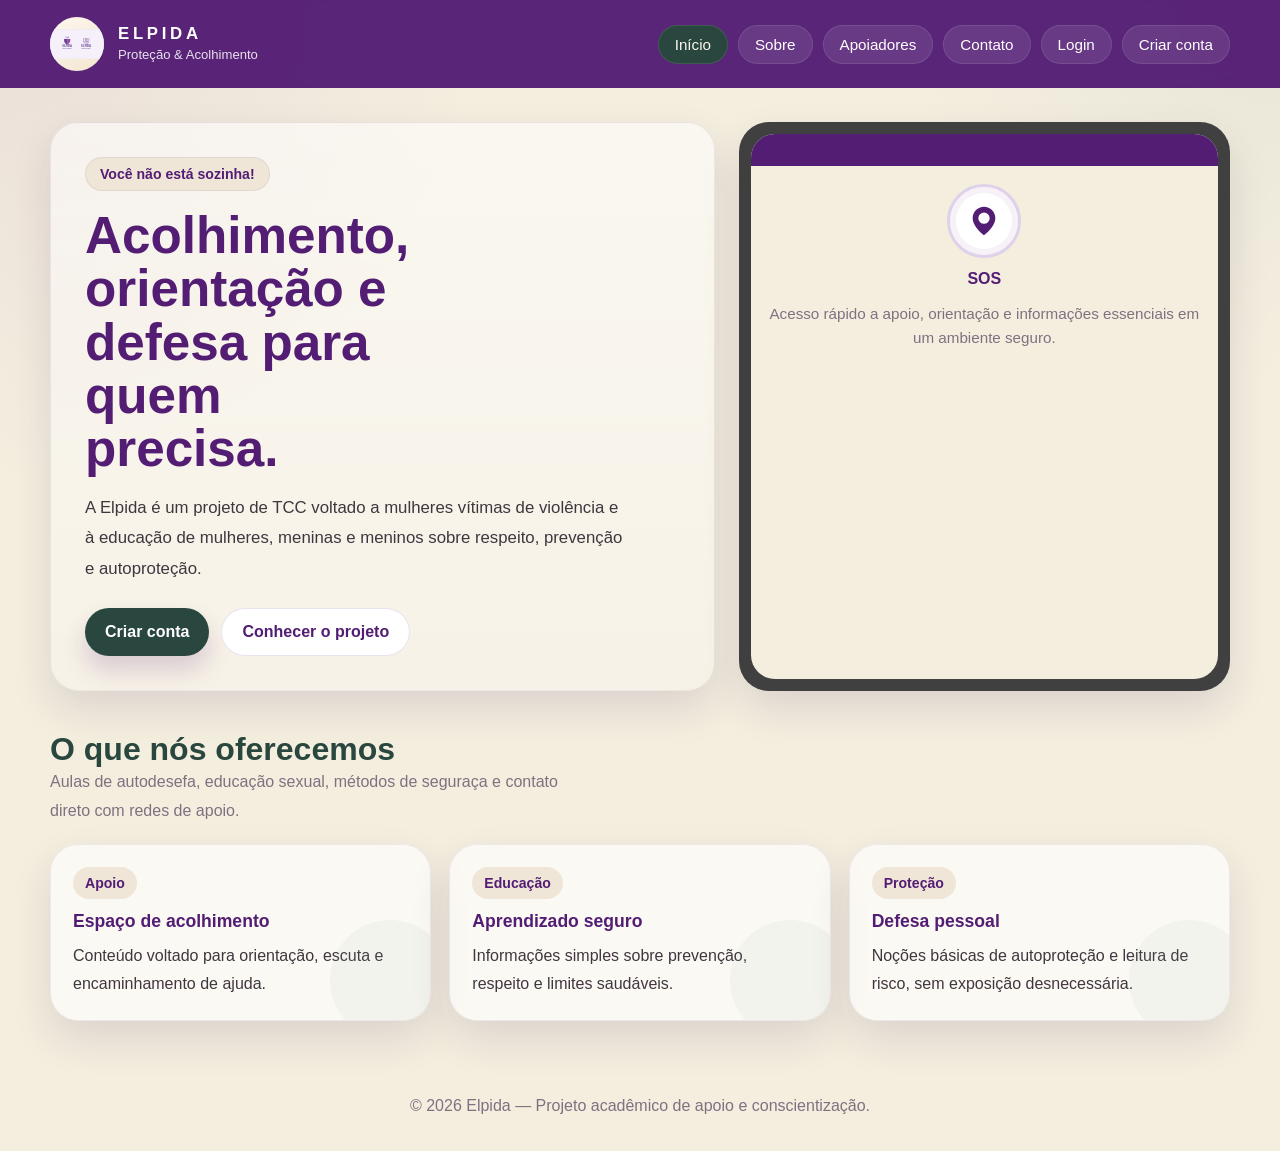
<file: Elpida--main/html/index.html>
<!DOCTYPE html>
<html lang="pt-br">
<head>
  <meta charset="UTF-8">
  <meta name="viewport" content="width=device-width, initial-scale=1.0">
  <title>Elpida | Início</title>
  <link rel="stylesheet" href="../css/style.css">
  <link rel="fonte" href="https://fonts.googleapis.com">
  <link rel="fonte2" href="https://fonts.gstatic.com" crossorigin>
  <link href="https://fonts.googleapis.com/css2?family=Poppins:wght@300;400;500;600;700&display=swap" rel="stylesheet">
</head>
<body>

<header class="header">
  <div class="header-inner">
    <a class="brand" href="../html/index.html">
      <div class="brand-mark" aria-hidden="true">
        <img src="../imagem/logo-vetor.svg" alt="Logo">
      </div>
      <div class="brand-text">
        <strong>ELPIDA</strong>
        <span>Proteção & Acolhimento</span>
      </div>
    </a>

    <nav class="nav">
      <a class="active" href="../html/index.html">Início</a>
      <a href="../html/sobre.html">Sobre</a>
      <a href="crud.html">Apoiadores</a>
      <a href="../html/contato.html">Contato</a>
      <a href="../html/login.html">Login</a>
      <a href="../html/cadastro.html">Criar conta</a>
    </nav>
  </div>
</header>

<main class="container">
  <section class="hero">
    <div class="hero-grid">
      <div class="hero-copy">
        <div class="kicker">Você não está sozinha!</div>
        <h1>Acolhimento, orientação e defesa para quem precisa.</h1>
        <p>
          A Elpida é um projeto de TCC voltado a mulheres vítimas de violência
          e à educação de mulheres, meninas e meninos sobre respeito,
          prevenção e autoproteção.
        </p>
        <div class="hero-actions">
          <a class="btn btn-primary" href="cadastro.html">Criar conta</a>
          <a class="btn btn-secondary" href="sobre.html">Conhecer o projeto</a>
        </div>
      </div>

      <div class="phone-frame" aria-hidden="true">
        <div class="phone-screen">
          <div class="phone-top"></div>
          <div class="phone-body">
            <div class="mock-icon">
              <svg viewBox="0 0 24 24">
                <path d="M12 2c4.4 0 8 3.6 8 8 0 6.1-8 12-8 12S4 16.1 4 10c0-4.4 3.6-8 8-8zm0 4a4 4 0 100 8 4 4 0 000-8z"/>
              </svg>
            </div>
            <div class="mock-title">SOS</div>
            <div class="mock-text">
              Acesso rápido a apoio, orientação e informações essenciais em um ambiente seguro.
            </div>
          </div>
        </div>
      </div>
    </div>
  </section>

  <section class="section">
    <div class="section-head">
      <div>
        <h2>O que nós oferecemos</h2>
        <p class="lead">
          Aulas de autodesefa, educação sexual, métodos de seguraça e contato direto com redes de apoio.
        </p>
      </div>
    </div>

    <div class="grid">
      <article class="card">
        <div class="pill">Apoio</div>
        <h3>Espaço de acolhimento</h3>
        <p>Conteúdo voltado para orientação, escuta e encaminhamento de ajuda.</p>
      </article>

      <article class="card">
        <div class="pill">Educação</div>
        <h3>Aprendizado seguro</h3>
        <p>Informações simples sobre prevenção, respeito e limites saudáveis.</p>
      </article>

      <article class="card">
        <div class="pill">Proteção</div>
        <h3>Defesa pessoal</h3>
        <p>Noções básicas de autoproteção e leitura de risco, sem exposição desnecessária.</p>
      </article>
    </div>
  </section>
</main>

<footer class="footer">
  © 2026 Elpida — Projeto acadêmico de apoio e conscientização.
</footer>

<script src="../js/auth.js"></script>

</body>
</html>
</file>
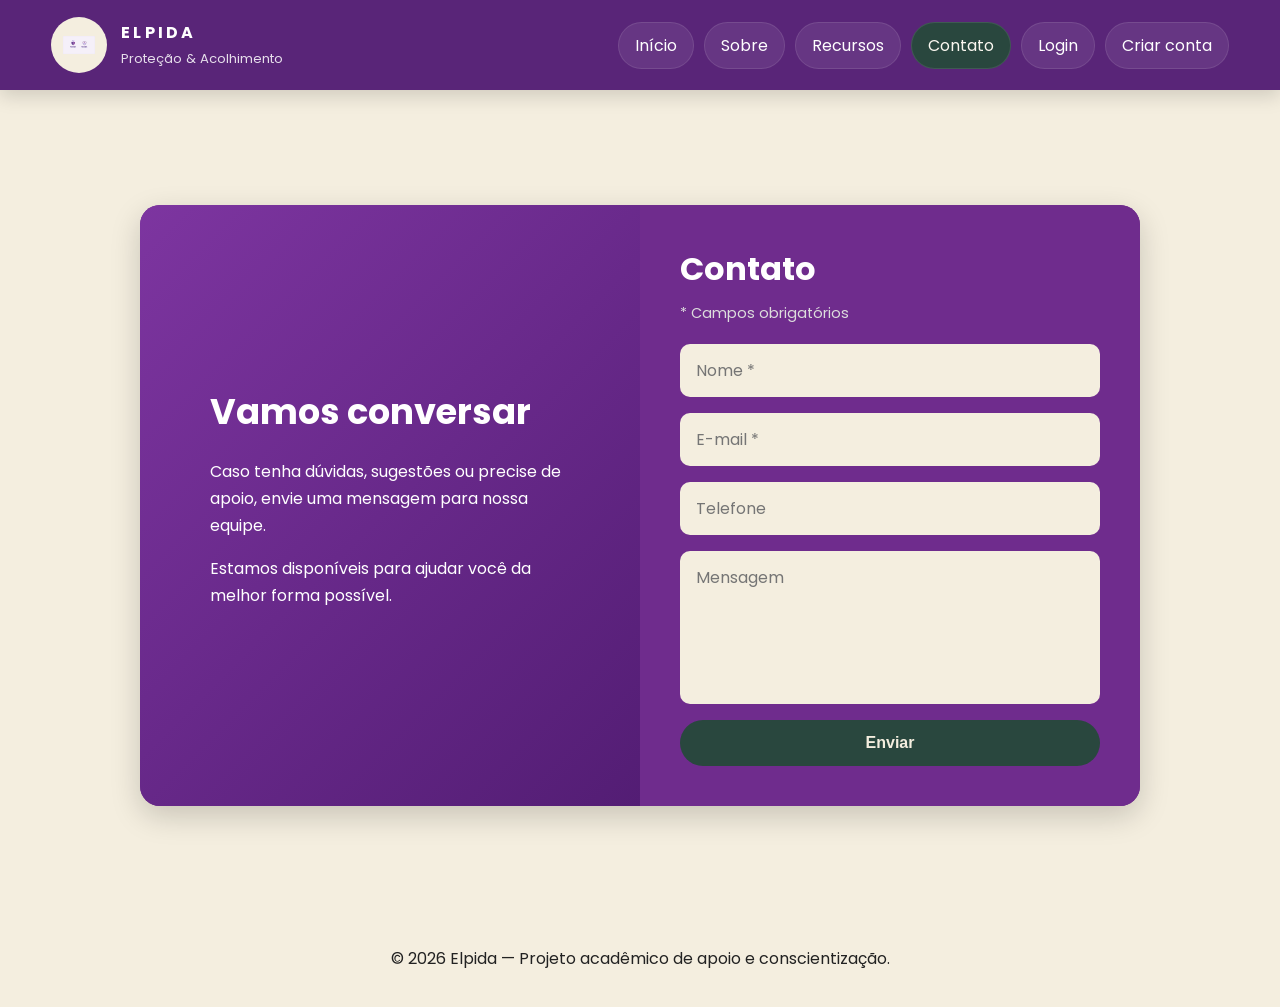
<file: Elpida--main/html/contato.html>
<!DOCTYPE html>
<html lang="pt-BR">

<head>
    <meta charset="UTF-8">
    <meta name="viewport" content="width=device-width, initial-scale=1.0">

    <title>Elpida | Contato</title>
    <link rel="stylesheet" href="../css/contato.css">
    <link rel="fonte" href="https://fonts.googleapis.com">
    <link rel="fonte2" href="https://fonts.gstatic.com" crossorigin>
    <link rel="stylesheet" href="https://fonts.googleapis.com/css2?family=Poppins:wght@300;400;500;600;700&display=swap">
</head>

<body>

<header class="header">
  <div class="header-inner">
    <a class="brand" href="../html/index.html">
      <div class="brand-mark" aria-hidden="true">
        <img src="../imagem/logo-vetor.svg" alt="Logo">
      </div>
      <div class="brand-text">
        <strong>ELPIDA</strong>
        <span>Proteção & Acolhimento</span>
      </div>
    </a>

    <nav class="nav">
      <a href="../html/index.html">Início</a>
      <a href="../html/sobre.html">Sobre</a>
      <a href="crud.html">Recursos</a>
      <a class="active"href="../html/contato.html">Contato</a>
      <a href="../html/login.html">Login</a>
      <a href="../html/cadastro.html">Criar conta</a>
    </nav>
  </div>
</header>


<main class="main-content">
    <section class="contact-container">
        <div class="contact-info">
            <div class="info-content">
                <h1>Vamos conversar</h1>
                <p>
                    Caso tenha dúvidas, sugestões ou precise de apoio,
                    envie uma mensagem para nossa equipe.
                </p>
                <p>
                    Estamos disponíveis para ajudar você da melhor forma possível.
                </p>
            </div>
        </div>

        <div class="contact-form-area">
            <form class="contact-form">
                <h2>Contato</h2>
                <p class="required-text">
                    * Campos obrigatórios
                </p>
                <input type="text" placeholder="Nome *" required>
                <input type="email" placeholder="E-mail *" required>
                <input type="tel" placeholder="Telefone">
                <textarea rows="5" placeholder="Mensagem"></textarea>
                <button type="submit">Enviar</button>
            </form>
        </div>
    </section>
</main>

<footer class="footer">
  © 2026 Elpida — Projeto acadêmico de apoio e conscientização.
</footer>

</body>
</html>
</file>
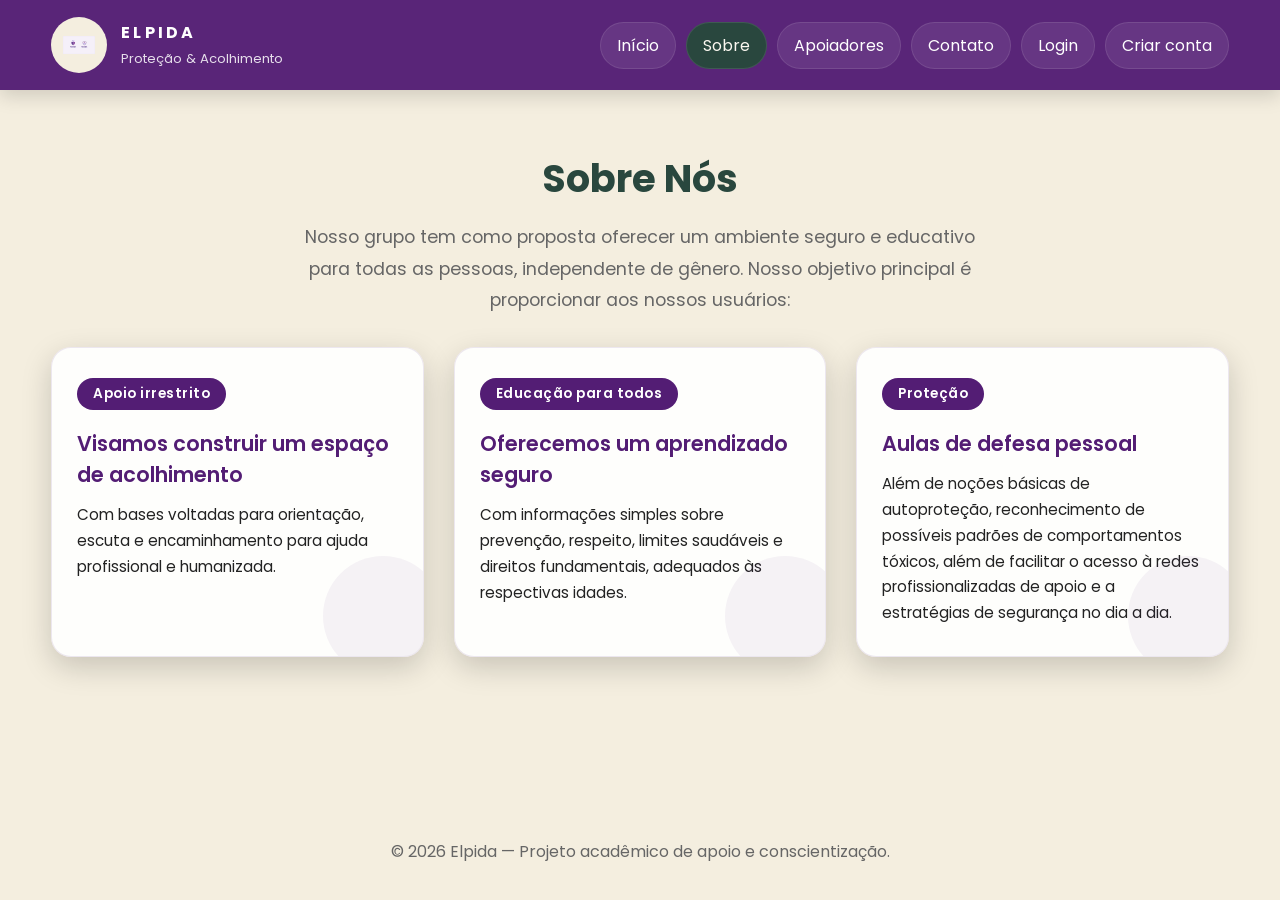
<file: Elpida--main/html/sobre.html>
<!DOCTYPE html>
<html lang="pt-br">

<head>
    <meta charset="UTF-8">
    <meta name="viewport" content="width=device-width, initial-scale=1.0">
    <title>Elpida | Sobre</title>
    <link rel="stylesheet" href="../css/sobre.css">
    <link href="https://fonts.googleapis.com/css2?family=Poppins:wght@300;400;500;600;700&display=swap" rel="stylesheet">
</head>

<body>

    <header class="header">
        <div class="header-inner">
            <a class="brand" href="../html/index.html">
                <div class="brand-mark" aria-hidden="true">
                    <img src="../imagem/logo-vetor.svg" alt="Logo">
                </div>
                <div class="brand-text">
                    <strong>ELPIDA</strong>
                    <span>Proteção & Acolhimento</span>
                </div>
            </a>

            <nav class="nav">
                <a href="../html/index.html">Início</a>
                <a class="active" href="../html/sobre.html">Sobre</a>
                <a href="crud.html">Apoiadores</a>
                <a href="../html/contato.html">Contato</a>
                <a href="../html/login.html">Login</a>
                <a href="../html/cadastro.html">Criar conta</a>
            </nav>
        </div>
    </header>

    <main>
        <section class="section">
            <div class="section-head">
                <div>
                    <h2>Sobre Nós</h2>
                    <p class="lead">
                        Nosso grupo tem como proposta oferecer um ambiente seguro e educativo para todas as pessoas, independente de gênero. 
                      Nosso objetivo principal é proporcionar aos nossos usuários:                    </p>
                </div>
            </div>

            <div class="grid">
                <article class="card">
                    <div class="pill">Apoio irrestrito</div>
                    <h3>Visamos construir um espaço de acolhimento</h3>
                    <p>Com bases voltadas para orientação, escuta e encaminhamento para ajuda profissional e humanizada.</p>
                </article>

                <article class="card">
                    <div class="pill">Educação para todos</div>
                    <h3>Oferecemos um aprendizado seguro</h3>
                    <p>Com informações simples sobre prevenção, respeito, limites saudáveis e direitos fundamentais, 
                      adequados às respectivas idades.</p>
                </article>

                <article class="card">
                    <div class="pill">Proteção</div>
                    <h3>Aulas de defesa pessoal</h3>
                    <p>Além de noções básicas de autoproteção, reconhecimento de possíveis padrões de comportamentos tóxicos, 
                      além de facilitar o acesso à redes profissionalizadas de apoio e a estratégias de segurança no dia a dia.</p>
                </article>
            </div>
        </section>
    </main>

    <footer class="footer">
        <p>© 2026 Elpida — Projeto acadêmico de apoio e conscientização.</p>
    </footer>

    <script src="../js/auth.js"></script>
</body>

</html>
</file>
<file: Elpida--main/css/style.css>
:root{
  --bg: #f4eedf;
  --surface: #fbf8f0;
  --surface-2: #efe6d6;
  --purple: #531d74;
  --purple-2: #6f2c8d;
  --purple-soft: #dfd1ea;
  --ink: #40363f;
  --muted: #7d7280;
  --green: #8ca393;
  --danger: #c65d5d;
  --shadow: 0 18px 40px rgba(51, 21, 73, .12);
  --radius-xl: 28px;
  --radius-lg: 22px;
  --radius-md: 16px;
  --radius-sm: 12px;
  --max: 1180px;
}

*{
  margin:0;
  padding:0;
  box-sizing:border-box;
  font-family: "Segoe UI", Arial, sans-serif;
}

html{
  scroll-behavior:smooth;
}

body{
  background:
    radial-gradient(circle at top left, rgba(111,44,141,.08), transparent 28%),
    radial-gradient(circle at top right, rgba(140,163,147,.10), transparent 22%),
    var(--bg);
  color: var(--ink);
  min-height:100vh;
}

a{
  color:inherit;
  text-decoration:none;
}

img{
  max-width:100%;
  display:block;
}

.container{
  width:min(100% - 32px, var(--max));
  margin-inline:auto;
}

.header{
  position:sticky;
  top:0;
  z-index:1000;
  background: rgba(83, 29, 116, .96);
  backdrop-filter: blur(10px);
}

.header-inner{
  width:min(100% - 32px, var(--max));
  margin-inline:auto;
  min-height:88px;
  display:flex;
  align-items:center;
  justify-content:space-between;
  gap:20px;
  padding: 14px 0;
}

.brand{
  display:flex;
  align-items:center;
  gap:14px;
  color:#fff;
}

.brand-mark{
  width:54px;
  height:54px;
  border-radius:50%;
  background: linear-gradient(145deg, #fff7ef, #f2e6cf);
  display:grid;
  place-items:center;
  overflow:hidden;
  flex:0 0 auto;
}

.brand-mark svg{
  width:30px;
  height:30px;
  fill: var(--purple);
}

.brand-text strong{
  display:block;
  letter-spacing:.22em;
  font-size:1.05rem;
  line-height:1;
}

.brand-text span{
  display:block;
  margin-top:4px;
  font-size:.82rem;
  opacity:.86;
}

.nav{
  display:flex;
  flex-wrap:wrap;
  justify-content:flex-end;
  gap:10px;
}

.nav a{
  padding: 10px 16px;
  border-radius:999px;
  color:#fff;
  background: rgba(255,255,255,.09);
  border:1px solid rgba(255,255,255,.10);
  transition:.25s ease;
  font-size:.95rem;
}

.nav a:hover,
.nav a.active{
  background:#29473e;
  color:#fbf8f0;
}

.hero{
  padding: 34px 0 22px;
}

.hero-grid{
  display:grid;
  grid-template-columns: 1.15fr .85fr;
  gap:24px;
  align-items:stretch;
}

.hero-copy{
  background: linear-gradient(180deg, rgba(255,255,255,.55), rgba(255,255,255,.25));
  border: 1px solid rgba(83,29,116,.08);
  border-radius: var(--radius-xl);
  box-shadow: var(--shadow);
  padding: 34px;
  position:relative;
  overflow:hidden;
}

.hero-copy::before{
  content:"";
  position:absolute;
  inset:auto -8% -50px auto;
  width:260px;
  height:260px;
  border-radius:50%;
}

.kicker{
  display:inline-flex;
  align-items:center;
  gap:8px;
  background: #efe6d8;
  color: var(--purple);
  border: 1px solid rgba(83,29,116,.08);
  padding: 8px 14px;
  border-radius:999px;
  font-size:.88rem;
  font-weight:600;
  margin-bottom:18px;
}

.hero h1{
  font-size: clamp(2rem, 4vw, 4.1rem);
  line-height:1.04;
  color: var(--purple);
  max-width: 12ch;
}

.hero p{
  margin-top:18px;
  font-size:1.05rem;
  line-height:1.8;
  color: var(--ink);
  max-width: 58ch;
}

.hero-actions{
  display:flex;
  flex-wrap:wrap;
  gap:12px;
  margin-top:24px;
}

.btn{
  display:inline-flex;
  align-items:center;
  justify-content:center;
  min-height:48px;
  padding: 0 20px;
  border-radius:999px;
  border:0;
  cursor:pointer;
  font-weight:700;
  transition:.25s ease;
}

.btn-primary{
  background: #29473e;
  color:#fff;
  box-shadow: 0 14px 25px rgba(83,29,116,.18);
}

.btn-primary:hover{
  transform: translateY(-1px);
  background: #642285;
}

.btn-secondary{
  background: #fff;
  color: var(--purple);
  border:1px solid rgba(83,29,116,.12);
}

.btn-secondary:hover{
  background: var(--purple-soft);
}

.phone-frame{
  background: #404040;
  border-radius: 30px;
  padding: 12px;
  box-shadow: var(--shadow);
  min-height: 100%;
}

.phone-screen{
  height:100%;
  background: var(--bg);
  border-radius: 24px;
  overflow:hidden;
  position:relative;
}

.phone-top{
  background: var(--purple);
  color:#fff;
  padding: 14px 14px 18px;
  position:relative;
}

.phone-top::after{
  content:"";
  position:absolute;
  left:0;
  right:0;
  bottom:-1px;
  height:28px;
}

.phone-body{
  padding: 18px 14px 16px;
}

.mock-title{
  text-align:center;
  color: var(--purple);
  font-weight:800;
  margin-bottom:14px;
}

.mock-icon{
  width: 74px;
  height: 74px;
  border-radius: 50%;
  margin: 0 auto 12px;
  background: #fff;
  border: 3px solid var(--purple-soft);
  display:grid;
  place-items:center;
  color: var(--purple);
  box-shadow: inset 0 0 0 6px rgba(111,44,141,.06);
}

.mock-icon svg{
  width:34px;
  height:34px;
  fill:currentColor;
}

.mock-text{
  text-align:center;
  font-size:.95rem;
  line-height:1.6;
  color: var(--muted);
}

.section{
  padding: 18px 0 40px;
}

.section-head{
  display:flex;
  justify-content:space-between;
  align-items:end;
  gap:18px;
  margin-bottom: 18px;
}

.section h2{
  color: #29473e;
  font-size: clamp(1.4rem, 2.5vw, 2.3rem);
}

.section p.lead{
  color: var(--muted);
  max-width: 62ch;
  line-height:1.8;
}

.grid{
  display:grid;
  grid-template-columns: repeat(3, minmax(0, 1fr));
  gap:18px;
}

.card{
  background: rgba(255,255,255,.62);
  border: 1px solid rgba(83,29,116,.08);
  border-radius: var(--radius-xl);
  box-shadow: var(--shadow);
  padding: 22px;
  position:relative;
  overflow:hidden;
}

.card::before{
  content:"";
  position:absolute;
  inset:auto -20px -20px auto;
  width:120px;
  height:120px;
  border-radius:50%;
  background: rgba(140,163,147,.08);
}

.card h3{
  color: var(--purple);
  margin-bottom:10px;
  font-size:1.1rem;
}

.card p{
  color: var(--ink);
  line-height:1.75;
}

.pill{
  display:inline-flex;
  align-items:center;
  gap:8px;
  padding:8px 12px;
  border-radius:999px;
  background: #efe6d8;
  color: var(--purple);
  font-weight:700;
  font-size:.88rem;
  margin-bottom:12px;
}

.field{
  margin-bottom:14px;
}

.field label{
  display:block;
  margin-bottom:8px;
  color: var(--ink);
  font-weight:600;
  font-size:.95rem;
}

.field input,
.field textarea,
.field select{
  width:100%;
  border:1px solid rgba(83,29,116,.14);
  background: #fff;
  border-radius: 999px;
  padding: 14px 16px;
  font-size:1rem;
  outline:none;
  color:var(--ink);
}

.field textarea{
  border-radius: 18px;
  min-height:130px;
  resize:vertical;
}

.field input:focus,
.field textarea:focus,
.field select:focus{
  border-color: rgba(83,29,116,.35);
  box-shadow: 0 0 0 4px rgba(111,44,141,.08);
}

.form-note{
  margin-top:14px;
  text-align:center;
  color: var(--muted);
  font-size:.92rem;
  line-height:1.6;
}

.crud-layout{
  display:grid;
  grid-template-columns: .9fr 1.1fr;
  gap:18px;
}

.table-wrap{
  overflow:auto;
  border-radius: 24px;
  background: rgba(255,255,255,.72);
  box-shadow: var(--shadow);
  border:1px solid rgba(83,29,116,.08);
}

table{
  width:100%;
  border-collapse:collapse;
  min-width:640px;
}

th, td{
  text-align:left;
  padding:14px 16px;
  border-bottom:1px solid rgba(83,29,116,.08);
}

th{
  background: #efe6d8;
  color: var(--purple);
  font-size:.95rem;
}

td{
  color: var(--ink);
  background:#fff;
}

.actions{
  display:flex;
  gap:8px;
  flex-wrap:wrap;
}

.badge{
  display:inline-flex;
  padding:7px 11px;
  border-radius:999px;
  font-weight:700;
  font-size:.84rem;
}

.badge.green{
  background: rgba(140,163,147,.22);
  color: #4f6556;
}

.badge.purple{
  background: rgba(83,29,116,.10);
  color: var(--purple);
}

.icon-btn{
  border:0;
  border-radius:999px;
  padding:8px 12px;
  cursor:pointer;
  font-weight:700;
}

.icon-btn.edit{
  background: var(--purple);
  color:#fff;
}

.icon-btn.delete{
  background: #d86a6a;
  color:#fff;
}

.footer{
  margin-top: 18px;
  padding: 18px 0 36px;
  color: var(--muted);
  text-align:center;
}

@media (max-width: 1024px){
  .hero-grid,
  .crud-layout{
    grid-template-columns:1fr;
  }

  .grid{
    grid-template-columns: repeat(2, minmax(0, 1fr));
  }

  .section-head{
    flex-direction:column;
    align-items:flex-start;
  }
}

@media (max-width: 720px){
  .header-inner{
    flex-direction:column;
    align-items:flex-start;
  }

  .nav{
    justify-content:flex-start;
  }

  .grid{
    grid-template-columns:1fr;
  }

  .hero-copy,
  .auth-body,
  .card{
    padding:20px;
  }

  .hero h1{
    max-width:none;
  }
}

@media (max-width: 520px){
  .header-inner{
    min-height:auto;
    padding: 14px 0 18px;
  }

  .brand-text strong{
    letter-spacing:.14em;
  }

  .nav a{
    padding: 9px 12px;
    font-size:.88rem;
  }

  .hero-copy{
    padding: 22px;
  }

  .hero-actions{
    flex-direction:column;
  }

  .btn{
    width:100%;
  }

  .auth-card{
    border-radius: 24px;
  }
}
</file>
<file: Elpida--main/css/contato.css>
:root{
  --purple:#531d74;
  --purple-light:#6f2c8d;
  --green:#29473e;
  --cream:#f4eedf;
  --white:#ffffff;
  --shadow:0 10px 30px rgba(0,0,0,.18);
}

*{
  margin:0;
  padding:0;
  box-sizing:border-box;
}

body{
  font-family:'Poppins', sans-serif;
  background:var(--cream);
  color:#222;
}

a{
  text-decoration:none;
  color:inherit;
}

img{
  display:block;
  max-width:100%;
}

.header{
  width:100%;
  position:sticky;
  top:0;
  z-index:1000;
  background:rgba(83,29,116,.96);
  backdrop-filter:blur(10px);
  box-shadow:0 6px 18px rgba(0,0,0,.15);
}

.header-inner{
  width:min(1200px, 92%);
  margin:auto;
  margin-bottom: 10px;
  min-height:90px;
  display:flex;
  justify-content:space-between;
  align-items:center;
  gap:20px;
}

.brand{
  display:flex;
  align-items:center;
  gap:14px;
  color:var(--white);
}

.brand-mark{
  width:56px;
  height:56px;
  border-radius:50%;
  background:var(--cream);
  display:flex;
  justify-content:center;
  align-items:center;
  overflow:hidden;
}

.brand-mark img{
  width:32px;
}

.brand-text strong{
  display:block;
  font-size:1rem;
  letter-spacing:.2em;
}

.brand-text span{
  font-size:.82rem;
  opacity:.85;
}

.nav{
  display:flex;
  flex-wrap:wrap;
  gap:10px;
}

.nav a{
  color:var(--white);
  padding:10px 16px;
  border-radius:999px;
  background:rgba(255,255,255,.08);
  border:1px solid rgba(255,255,255,.10);
  transition:.25s;
}

.nav a:hover,
.nav a.active{
  background:#29473e;
  color:#fbf8f0;
}
.main-content{
  width:100%;
  min-height:calc(100vh - 90px);
  display:flex;
  justify-content:center;
  align-items:center;
  padding:40px 20px;
}

.contact-container{
  width:min(1000px, 100%);
  background:var(--purple-light);
  border-radius:20px;
  overflow:hidden;
  display:grid;
  grid-template-columns:1fr 1fr;
  box-shadow:var(--shadow);
}

.contact-info{
  background:linear-gradient( 135deg, #7d35a0,#531d74);
  color:var(--white);
  display:flex;
  justify-content:center;
  align-items:center;
  padding:50px;
}

.info-content{
  max-width:360px;
}

.info-content h1{
  font-size:2.2rem;
  margin-bottom:20px;
}

.info-content p{
  line-height:1.7;
  margin-bottom:16px;
}

.contact-form-area{
  background:var(--purple-light);
  display:flex;
  justify-content:center;
  align-items:center;
  padding:40px 30px;
}

.contact-form{
  width:100%;
  max-width:420px;
  display:flex;
  flex-direction:column;
}

.contact-form h2{
  color:var(--white);
  font-size:2rem;
  margin-bottom:10px;
}

.required-text{
  color:#ddd;
  font-size:.9rem;
  margin-bottom:20px;
}

.contact-form input,
.contact-form textarea{
  width:100%;
  border:none;
  border-radius:10px;
  padding:14px 16px;
  margin-bottom:16px;
  background:var(--cream);
  font-family:inherit;
  font-size:1rem;
}

.contact-form textarea{
  resize:none;
}

.contact-form input:focus,
.contact-form textarea:focus{
  outline:2px solid #9dd9cb;
}

.contact-form button{
  border:none;
  border-radius:999px;
  background:var(--green);
  color:var(--cream);
  padding:14px;
  font-size:1rem;
  font-weight:600;
  cursor:pointer;
  transition:.25s;
}

.contact-form button:hover{
  opacity:.85;
  transform:translateY(-2px);
}


.footer{
  margin-top: 18px;
  padding: 18px 0 36px;
  color: var(--muted);
  text-align:center;
}

@media (max-width: 850px){
  .contact-container{
    grid-template-columns:1fr;
  }
  .contact-info{
    padding:40px 30px;
  }
  .info-content{
    text-align:center;
  }
  .header-inner{
    flex-direction:column;
    justify-content:center;
    padding:20px 0;
  }
  .nav{
    justify-content:center;
  }
}

@media (max-width: 500px){
  .contact-form h2{
    font-size:1.6rem;
  }
  .info-content h1{
    font-size:1.8rem;
  }
  .nav{
    gap:8px;
  }
  .nav a{
    font-size:.9rem;
    padding:8px 14px;
  }
}
</file>
<file: Elpida--main/css/sobre.css>
:root {
  --purple: #531d74;
  --purple-light: #6f2c8d;
  --green: #29473e;
  --cream: #f4eedf;
  --white: #ffffff;
  --shadow: 0 10px 30px rgba(0, 0, 0, .18);
  --muted: #666;
  --ink: #222;
  --radius-xl: 20px;
}

* {
  margin: 0;
  padding: 0;
  box-sizing: border-box;
}

body {
  font-family: 'Poppins', sans-serif;
  background: var(--cream);
  color: #222;
  min-height: 100vh;
  display: flex;
  flex-direction: column;
}

a {
  text-decoration: none;
  color: inherit;
}

img {
  display: block;
  max-width: 100%;
}

.header {
  width: 100%;
  position: sticky;
  top: 0;
  z-index: 1000;
  background: rgba(83, 29, 116, .96);
  backdrop-filter: blur(10px);
  box-shadow: 0 6px 18px rgba(0, 0, 0, .15);
}

.header-inner {
  width: min(1200px, 92%);
  margin: auto;
  min-height: 90px;
  display: flex;
  justify-content: space-between;
  align-items: center;
  gap: 20px;
}

.brand {
  display: flex;
  align-items: center;
  gap: 14px;
  color: var(--white);
}

.brand-mark {
  width: 56px;
  height: 56px;
  border-radius: 50%;
  background: var(--cream);
  display: flex;
  justify-content: center;
  align-items: center;
  overflow: hidden;
}

.brand-mark img {
  width: 32px;
}

.brand-text strong {
  display: block;
  font-size: 1rem;
  letter-spacing: .2em;
}

.brand-text span {
  font-size: .82rem;
  opacity: .85;
}

.nav {
  display: flex;
  flex-wrap: wrap;
  gap: 10px;
}

.nav a {
  color: var(--white);
  padding: 10px 16px;
  border-radius: 999px;
  background: rgba(255, 255, 255, .08);
  border: 1px solid rgba(255, 255, 255, .10);
  transition: .25s;
}

.nav a:hover,
.nav a.active {
  background: #29473e;
  color: #fbf8f0;
}

main {
  flex: 1;
  width: min(1200px, 92%);
  margin: 40px auto;
}

.section {
  padding: 20px 0 40px;
}

.section-head {
  margin-bottom: 30px;
  text-align: center;
}

.section-head div {
  width: 100%;
}

.section h2 {
  color: #29473e;
  font-size: clamp(1.8rem, 3vw, 2.5rem);
  margin-bottom: 15px;
  font-weight: 700;
}

.section p.lead {
  color: var(--muted);
  max-width: 700px;
  margin: 0 auto;
  line-height: 1.8;
  font-size: 1.1rem;
}

.grid {
  display: grid;
  grid-template-columns: repeat(auto-fit, minmax(300px, 1fr));
  gap: 30px;
  margin-top: 20px;
}

.card {
  background: rgba(255, 255, 255, .9);
  border: 1px solid rgba(83, 29, 116, .1);
  border-radius: var(--radius-xl);
  box-shadow: var(--shadow);
  padding: 30px 25px;
  position: relative;
  overflow: hidden;
  transition: transform 0.3s ease, box-shadow 0.3s ease;
}

.card:hover {
  transform: translateY(-5px);
  box-shadow: 0 15px 40px rgba(0, 0, 0, .12);
}

.card::before {
  content: "";
  position: absolute;
  inset: auto -20px -20px auto;
  width: 120px;
  height: 120px;
  border-radius: 50%;
  background: rgba(83, 29, 116, .05);
}

.card h3 {
  color: var(--purple);
  margin-bottom: 12px;
  font-size: 1.3rem;
  font-weight: 600;
}

.card p {
  color: var(--ink);
  line-height: 1.7;
  font-size: 0.95rem;
}

.pill {
  display: inline-flex;
  align-items: center;
  gap: 8px;
  padding: 6px 16px;
  border-radius: 999px;
  background: var(--purple);
  color: white;
  font-weight: 600;
  font-size: .85rem;
  margin-bottom: 18px;
  letter-spacing: 0.5px;
}

.field {
  margin-bottom: 14px;
}

.field label {
  display: block;
  margin-bottom: 8px;
  color: var(--ink);
  font-weight: 600;
  font-size: .95rem;
}

.field input,
.field textarea,
.field select {
  width: 100%;
  border: 1px solid rgba(83, 29, 116, .14);
  background: #fff;
  border-radius: 999px;
  padding: 14px 16px;
  font-size: 1rem;
  outline: none;
  color: var(--ink);
}

.field textarea {
  border-radius: 18px;
  min-height: 130px;
  resize: vertical;
}

.field input:focus,
.field textarea:focus,
.field select:focus {
  border-color: rgba(83, 29, 116, .35);
  box-shadow: 0 0 0 4px rgba(111, 44, 141, .08);
}

.form-note {
  margin-top: 14px;
  text-align: center;
  color: var(--muted);
  font-size: .92rem;
  line-height: 1.6;
}

.footer{
  margin-top: 18px;
  padding: 18px 0 36px;
  color: var(--muted);
  text-align:center;
}

#logout-btn {
  background: #dc3545 !important;
  color: white !important;
  cursor: pointer;
}

#logout-btn:hover {
  background: #c82333 !important;
}

@media (max-width: 768px) {
  .header-inner {
    flex-direction: column;
    padding: 15px 0;
  }

  .nav {
    justify-content: center;
  }

  .section-head {
    text-align: center;
  }

  .grid {
    grid-template-columns: 1fr;
    gap: 20px;
  }

  .card {
    padding: 20px;
  }

  main {
    margin: 20px auto;
  }
}
</file>
